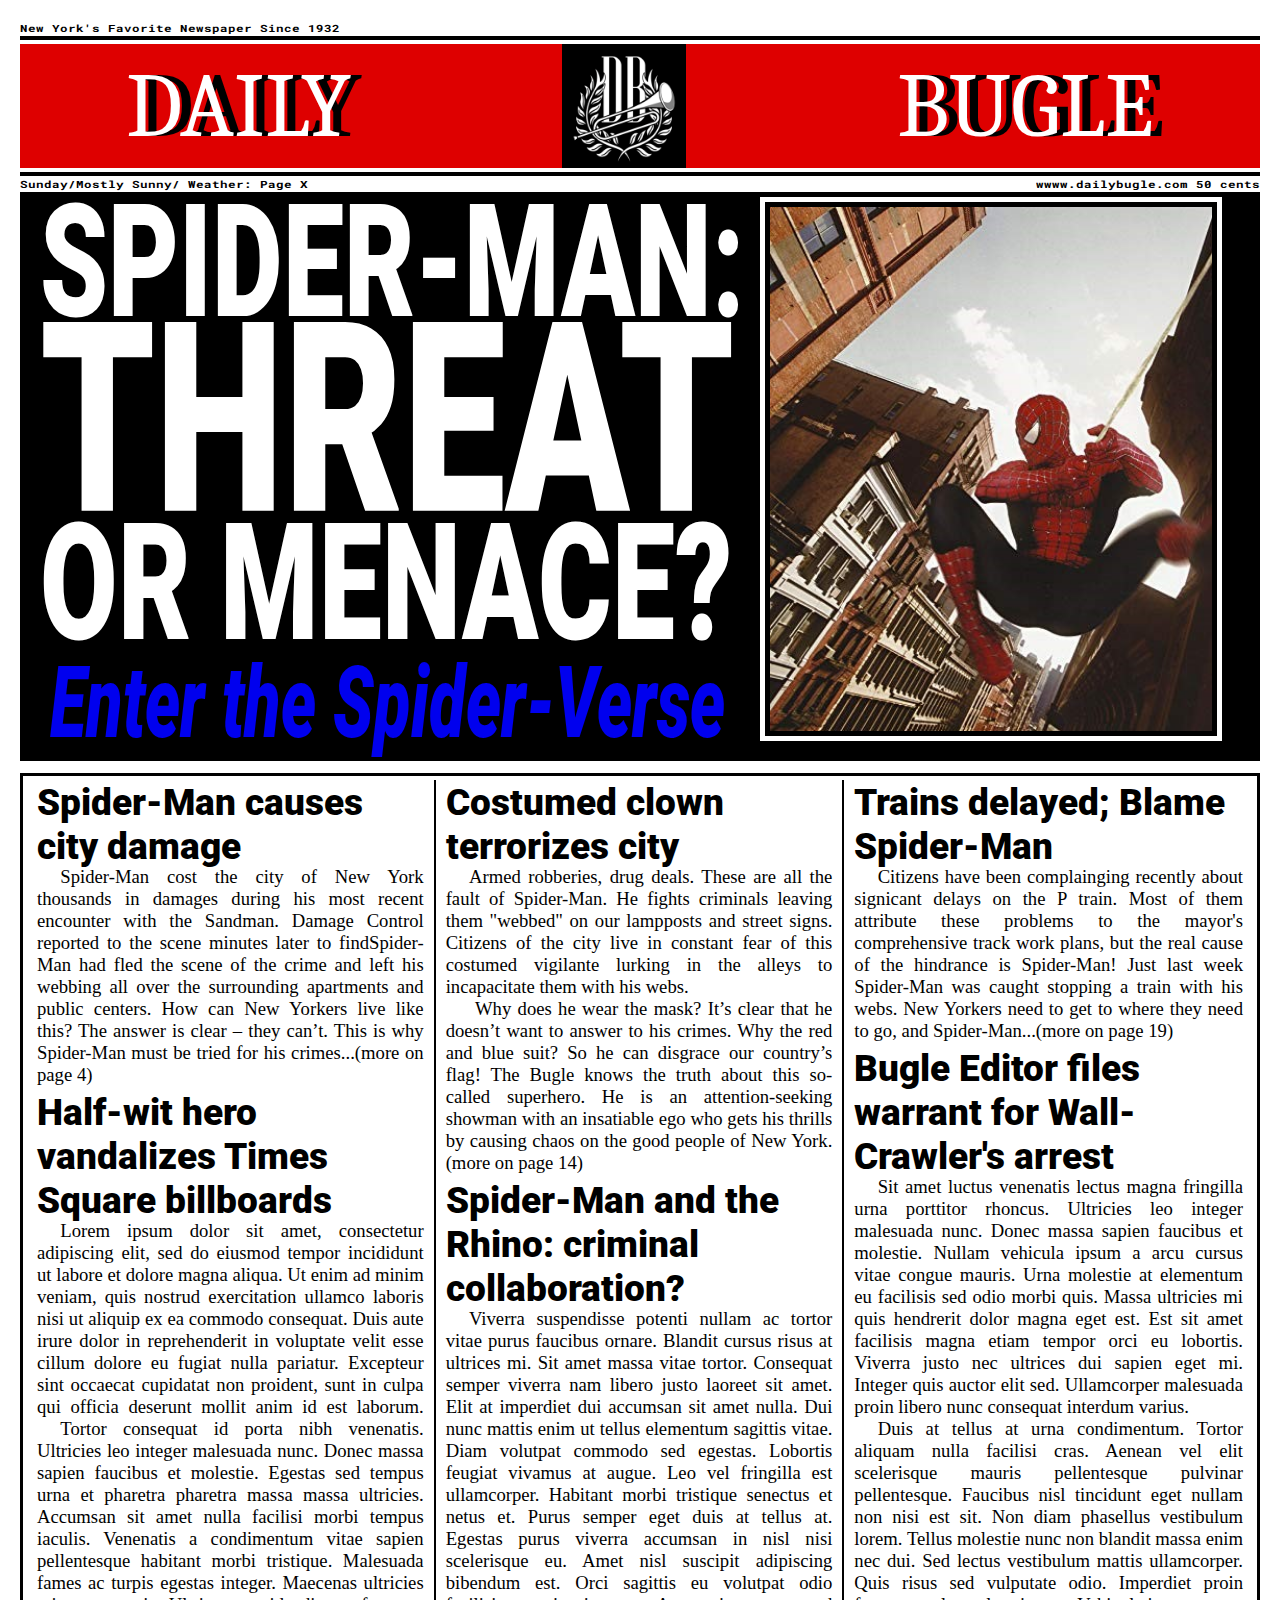
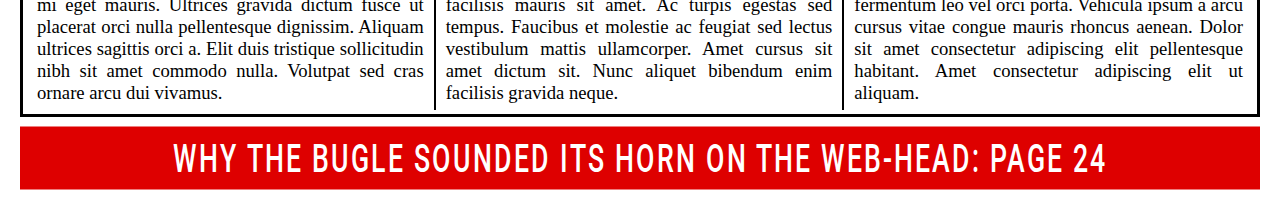
<file: index.html>
<!DOCTYPE html>
<html lang="en" dir="ltr">
  <head>
    <meta charset="utf-8">

    <link rel="stylesheet" href="style.css">

    <link href="https://fonts.googleapis.com/css?family=Caladea:700i&display=swap" rel="stylesheet">
    <link href="https://fonts.googleapis.com/css?family=Roboto+Mono:700&display=swap" rel="stylesheet">
    <link href="https://fonts.googleapis.com/css?family=Source+Code+Pro:900&display=swap" rel="stylesheet">
    <link href="https://fonts.googleapis.com/css?family=Roboto:300,400,500,900,900i&display=swap" rel="stylesheet">

    <title>Daily Bugle</title>

  </head>

  <body>

    <div class="slogan">
      <p>New York's Favorite Newspaper Since 1932</p>
    </div>

    <div class="borderDiv">
      <div class="headerThreeColumn">
        <p>DAILY</p>
        <img src="images/buglelogo.png" id="bugleIcon">
        <p>BUGLE</p>
      </div>
    </div>

    <div class="subHeader">
      <p id="date">Sunday/Mostly Sunny/ Weather: Page X</p>
      <p id="website">wwww.dailybugle.com 50 cents</p>
    </div>

<!-- ### CHRONOLOGICAL ORDER? ### -->
    <div class="headline">
      <div class="headlineText">
        <p id="line1">SPIDER-MAN:</p>
        <p id="line2">THREAT</p>
        <p id="line3">OR MENACE?</p>
        <a href="spiderverse.html" id="line4">Enter the Spider-Verse</a>
      </div>

        <img src="images/paper.jpg">

    </div>

    <div class="threeColumnNewspaper">


      <div class="firstColumn">
        <h2>Spider-Man causes city damage</h2>
        <div>
        <p><span style="color:white">__.</span>Spider-Man cost the city of New York thousands in damages during his most recent encounter with the Sandman.
        Damage Control reported to the scene minutes later to findSpider-Man had fled the scene of the crime and left his webbing all over the surrounding
        apartments and public centers. How can New Yorkers live like this? The answer is clear – they can’t. This is why Spider-Man must be tried for
         his crimes...(more on page 4)</p>
         <br>
         <h2>Half-wit hero vandalizes Times Square billboards</h2>
         <p><span style="color:white">__.</span>Lorem ipsum dolor sit amet, consectetur adipiscing elit, sed do eiusmod tempor incididunt ut labore et dolore magna aliqua. Ut enim ad minim veniam, quis nostrud exercitation ullamco laboris nisi ut aliquip ex ea commodo consequat. Duis aute irure dolor in reprehenderit in voluptate velit esse cillum dolore eu fugiat nulla pariatur. Excepteur sint occaecat cupidatat non proident, sunt in culpa qui officia deserunt mollit anim id est laborum.
         <span style="color:white">__.</span>Tortor consequat id porta nibh venenatis. Ultricies leo integer malesuada nunc. Donec massa sapien faucibus et molestie. Egestas sed tempus urna et pharetra pharetra massa massa ultricies. Accumsan sit amet nulla facilisi morbi tempus iaculis. Venenatis a condimentum vitae sapien pellentesque habitant morbi tristique. Malesuada fames ac turpis egestas integer. Maecenas ultricies mi eget mauris. Ultrices gravida dictum fusce ut placerat orci nulla pellentesque dignissim. Aliquam ultrices sagittis orci a. Elit duis tristique sollicitudin nibh sit amet commodo nulla. Volutpat sed cras ornare arcu dui vivamus.</p>
        </div>
      </div>


      <div class="secondColumn">
        <h2>Costumed clown terrorizes city</h2>
        <p><span style="color:white">__.</span>Armed robberies, drug deals. These are all the fault of Spider-Man. He fights criminals leaving them
        "webbed" on our lampposts and street signs. Citizens of the city live in constant fear of this costumed vigilante lurking in the alleys to incapacitate them with his webs.
        <br> <span style="color:white">__.</span> Why does he wear the mask? It’s clear that he doesn’t want to answer to his crimes. Why the red and blue suit? So he can disgrace our country’s flag!
        The Bugle knows the truth about this so-called superhero. He is an attention-seeking showman with an insatiable ego who gets his thrills by causing chaos on the good people of New York.
        (more on page 14)</p>
        <br>
        <h2>Spider-Man and the Rhino: criminal collaboration?</h2>
        <p><span style="color:white">__.</span>Viverra suspendisse potenti nullam ac tortor vitae purus faucibus ornare. Blandit cursus risus at ultrices mi. Sit amet massa vitae tortor. Consequat semper viverra nam libero justo laoreet sit amet. Elit at imperdiet dui accumsan sit amet nulla. Dui nunc mattis enim ut tellus elementum sagittis vitae. Diam volutpat commodo sed egestas. Lobortis feugiat vivamus at augue. Leo vel fringilla est ullamcorper. Habitant morbi tristique senectus et netus et. Purus semper eget duis at tellus at. Egestas purus viverra accumsan in nisl nisi scelerisque eu. Amet nisl suscipit adipiscing bibendum est. Orci sagittis eu volutpat odio facilisis mauris sit amet. Ac turpis egestas sed tempus. Faucibus et molestie ac feugiat sed lectus vestibulum mattis ullamcorper. Amet cursus sit amet dictum sit. Nunc aliquet bibendum enim facilisis gravida neque.</p>
      </div>


      <div class="thirdColumn">
        <h2>Trains delayed; Blame Spider-Man</h2>
        <p><span style="color:white">__.</span>Citizens have been complainging recently about signicant delays on the P train. Most of them attribute
        these problems to the mayor's comprehensive track work plans, but the real cause of the hindrance is Spider-Man! Just last week Spider-Man was caught
        stopping a train with his webs. New Yorkers need to get to where they need to go, and Spider-Man...(more on page 19)</p>
        <br>
        <h2>Bugle Editor files warrant for Wall-Crawler's arrest</h2>
        <p><span style="color:white">__.</span>Sit amet luctus venenatis lectus magna fringilla urna porttitor rhoncus. Ultricies leo integer malesuada nunc. Donec massa sapien faucibus et molestie. Nullam vehicula ipsum a arcu cursus vitae congue mauris. Urna molestie at elementum eu facilisis sed odio morbi quis. Massa ultricies mi quis hendrerit dolor magna eget est. Est sit amet facilisis magna etiam tempor orci eu lobortis. Viverra justo nec ultrices dui sapien eget mi. Integer quis auctor elit sed. Ullamcorper malesuada proin libero nunc consequat interdum varius.
        <br> <span style="color:white">__.</span>Duis at tellus at urna condimentum. Tortor aliquam nulla facilisi cras. Aenean vel elit scelerisque mauris pellentesque pulvinar pellentesque. Faucibus nisl tincidunt eget nullam non nisi est sit. Non diam phasellus vestibulum lorem. Tellus molestie nunc non blandit massa enim nec dui. Sed lectus vestibulum mattis ullamcorper. Quis risus sed vulputate odio. Imperdiet proin fermentum leo vel orci porta. Vehicula ipsum a arcu cursus vitae congue mauris rhoncus aenean. Dolor sit amet consectetur adipiscing elit pellentesque habitant. Amet consectetur adipiscing elit ut aliquam.</p>
      </div>

    </div>

  <div class="footer">
    <p>WHY THE BUGLE SOUNDED ITS HORN ON THE WEB-HEAD: PAGE 24</p>
  </div>




 





  </body>
</html>
</file>
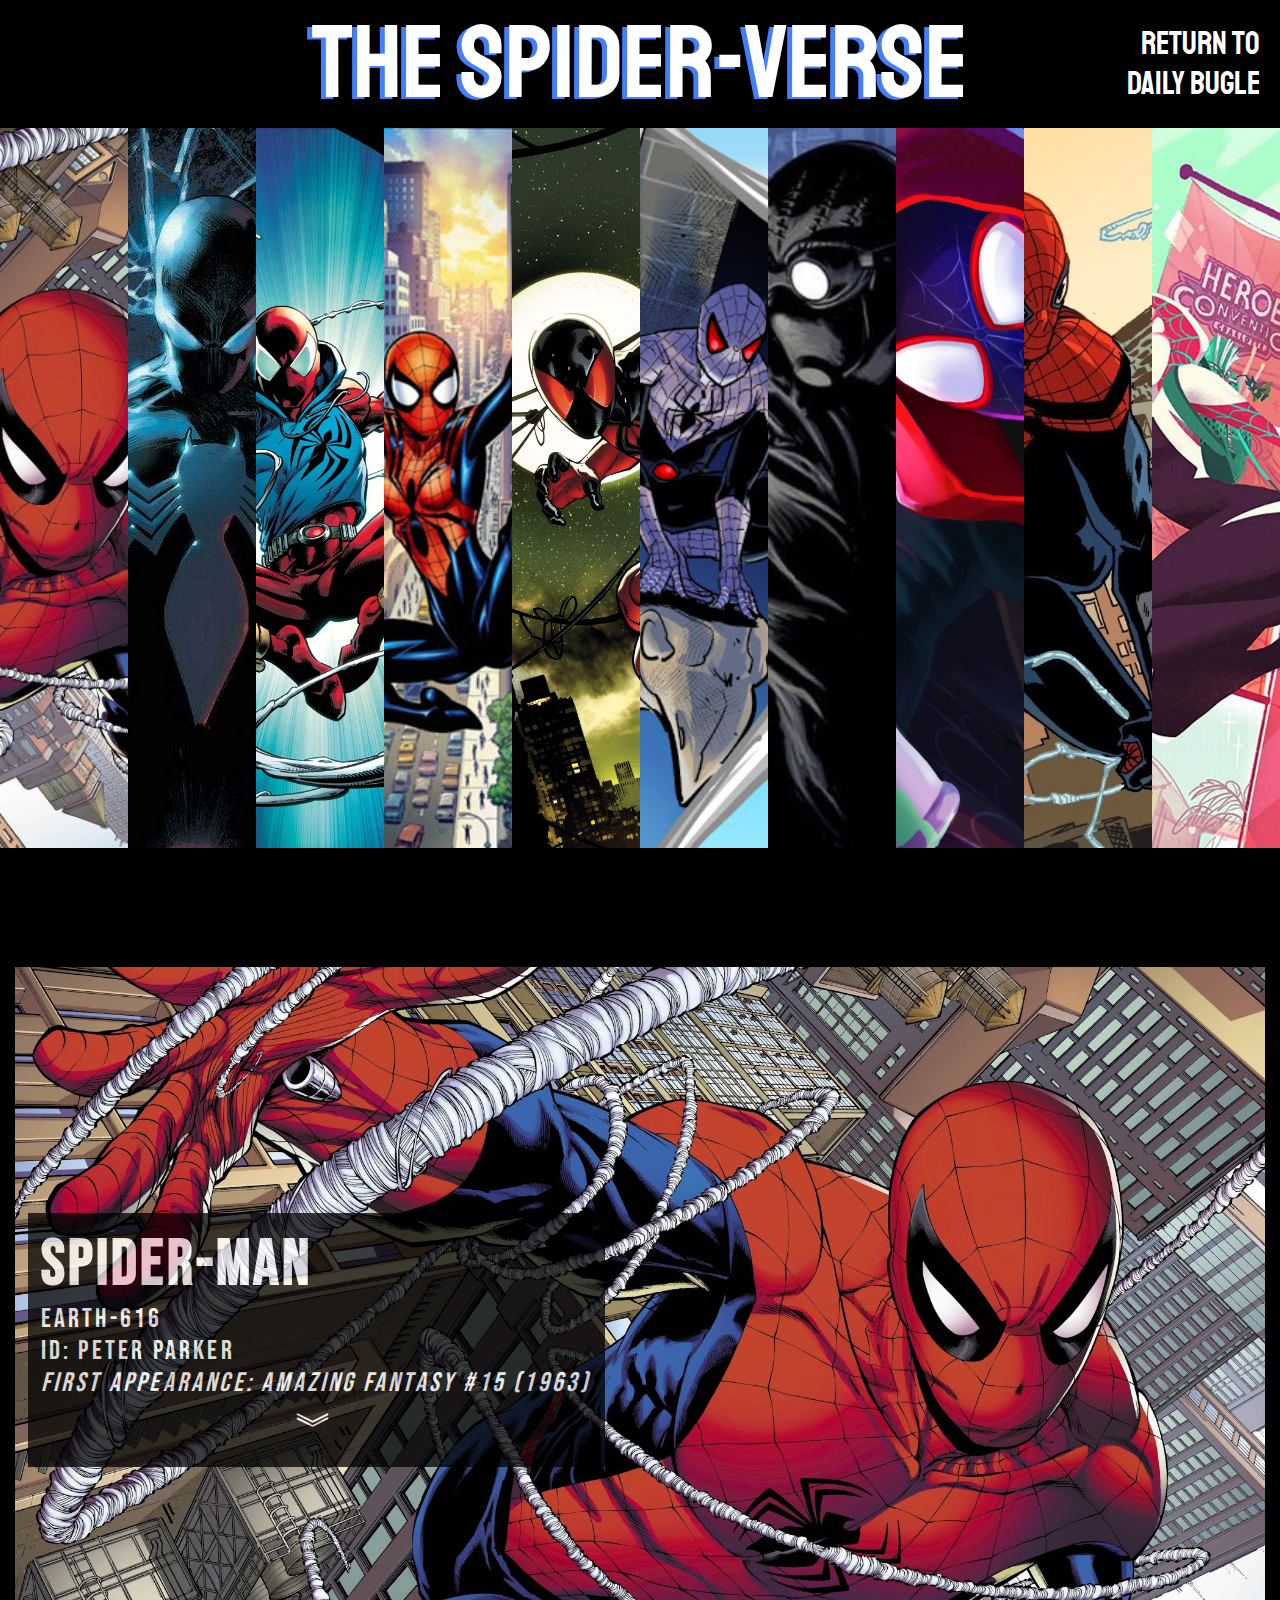
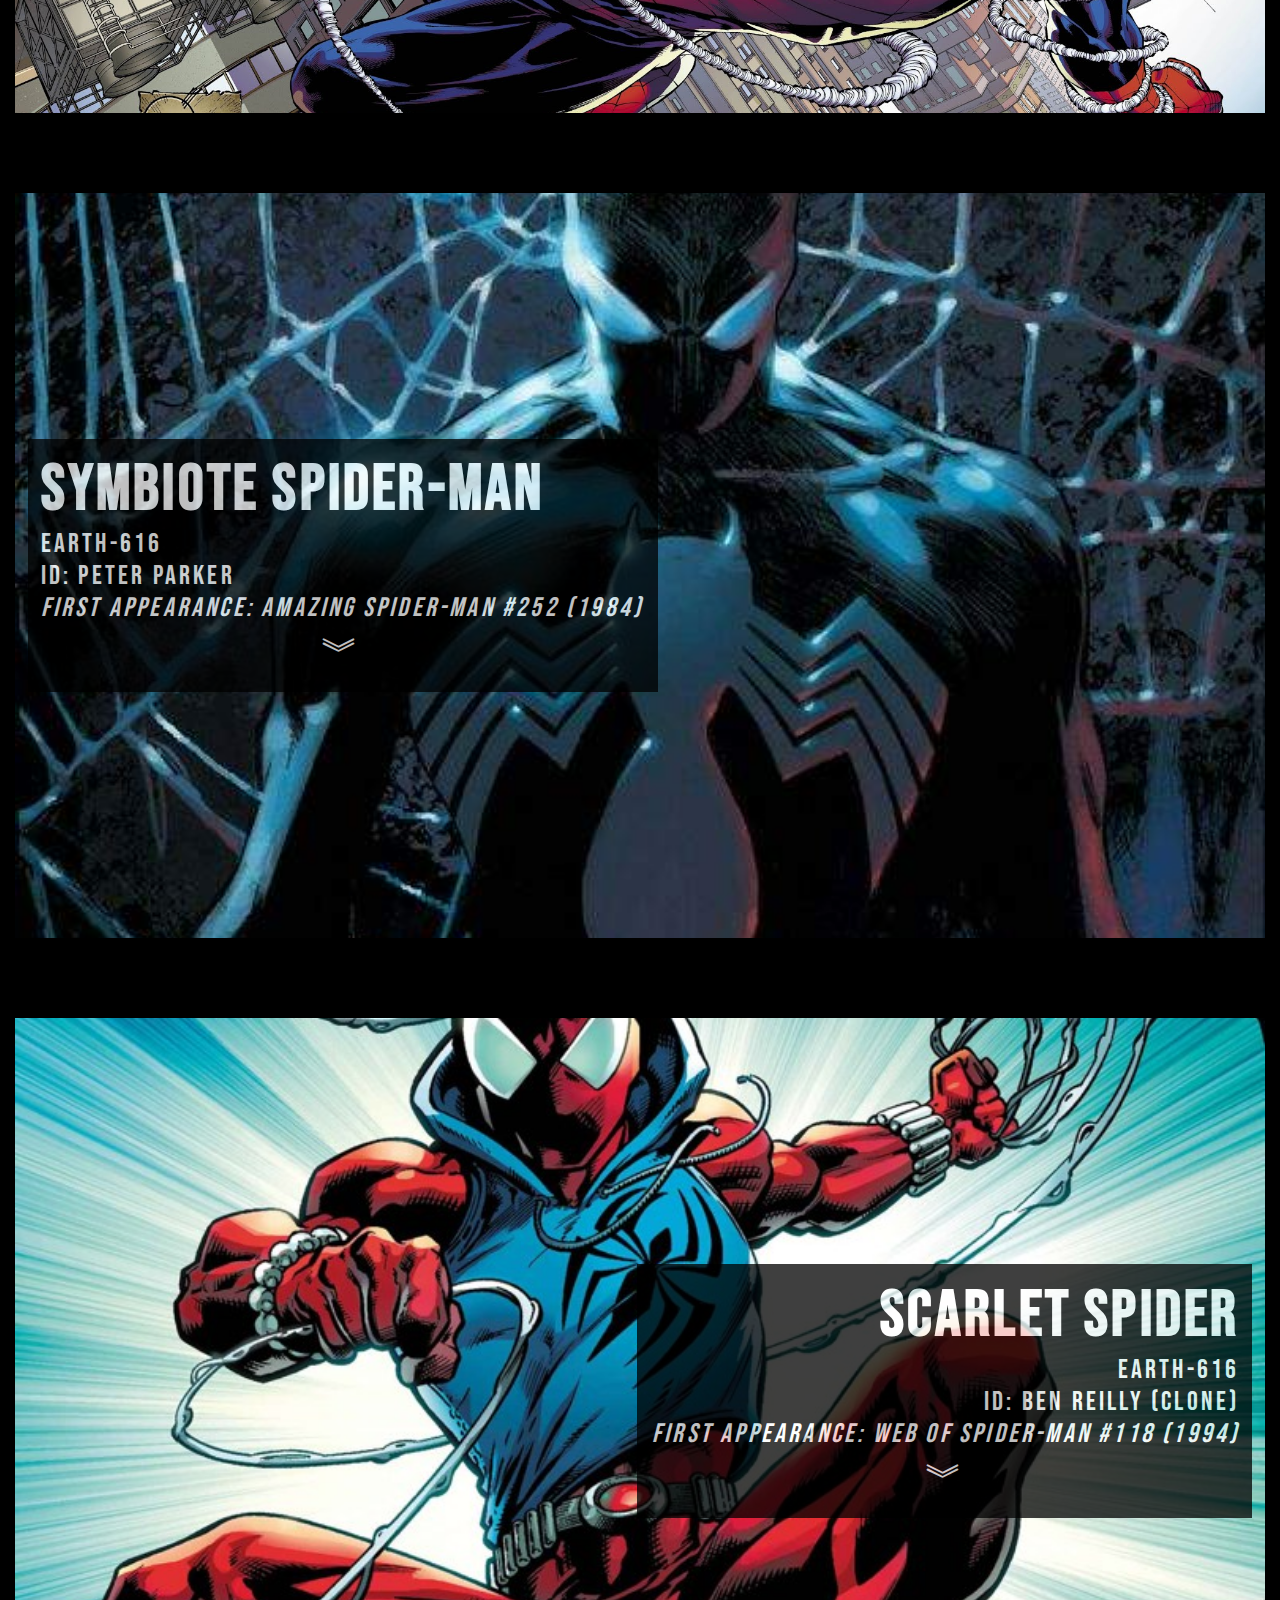
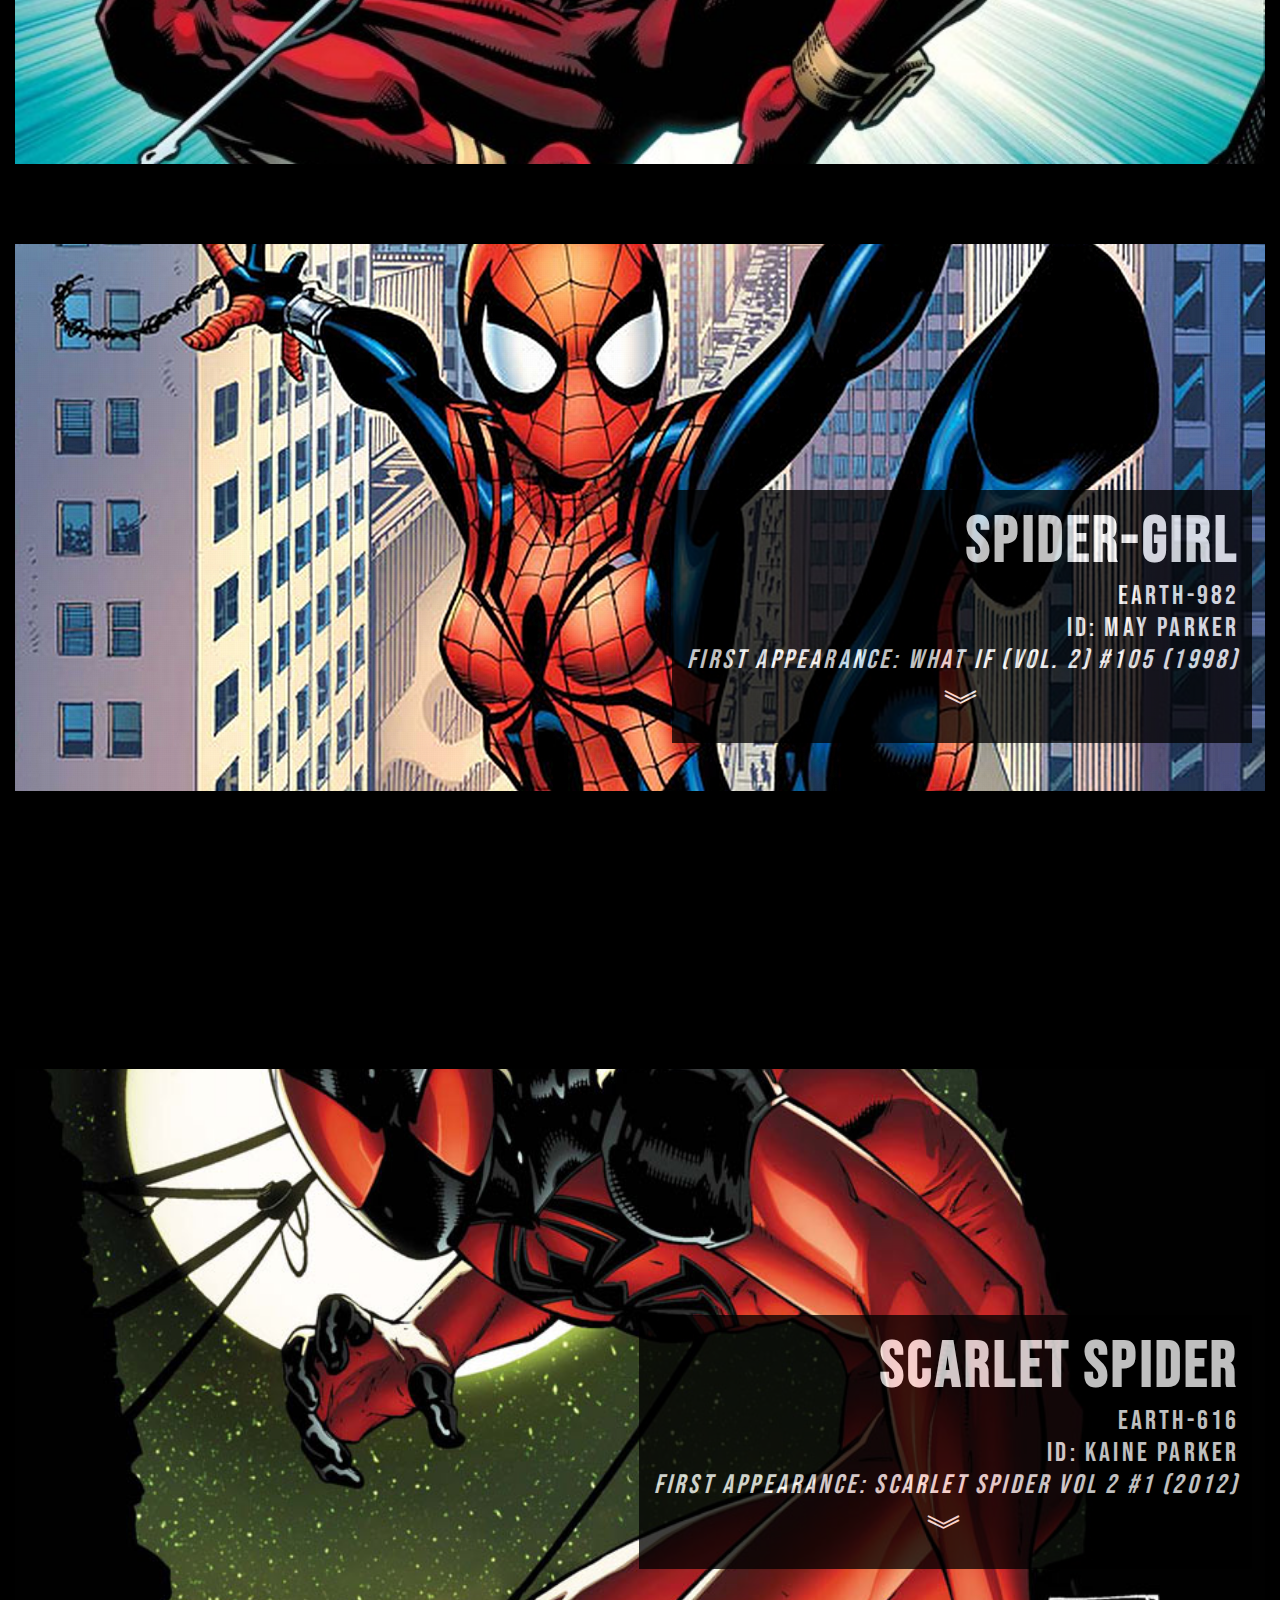
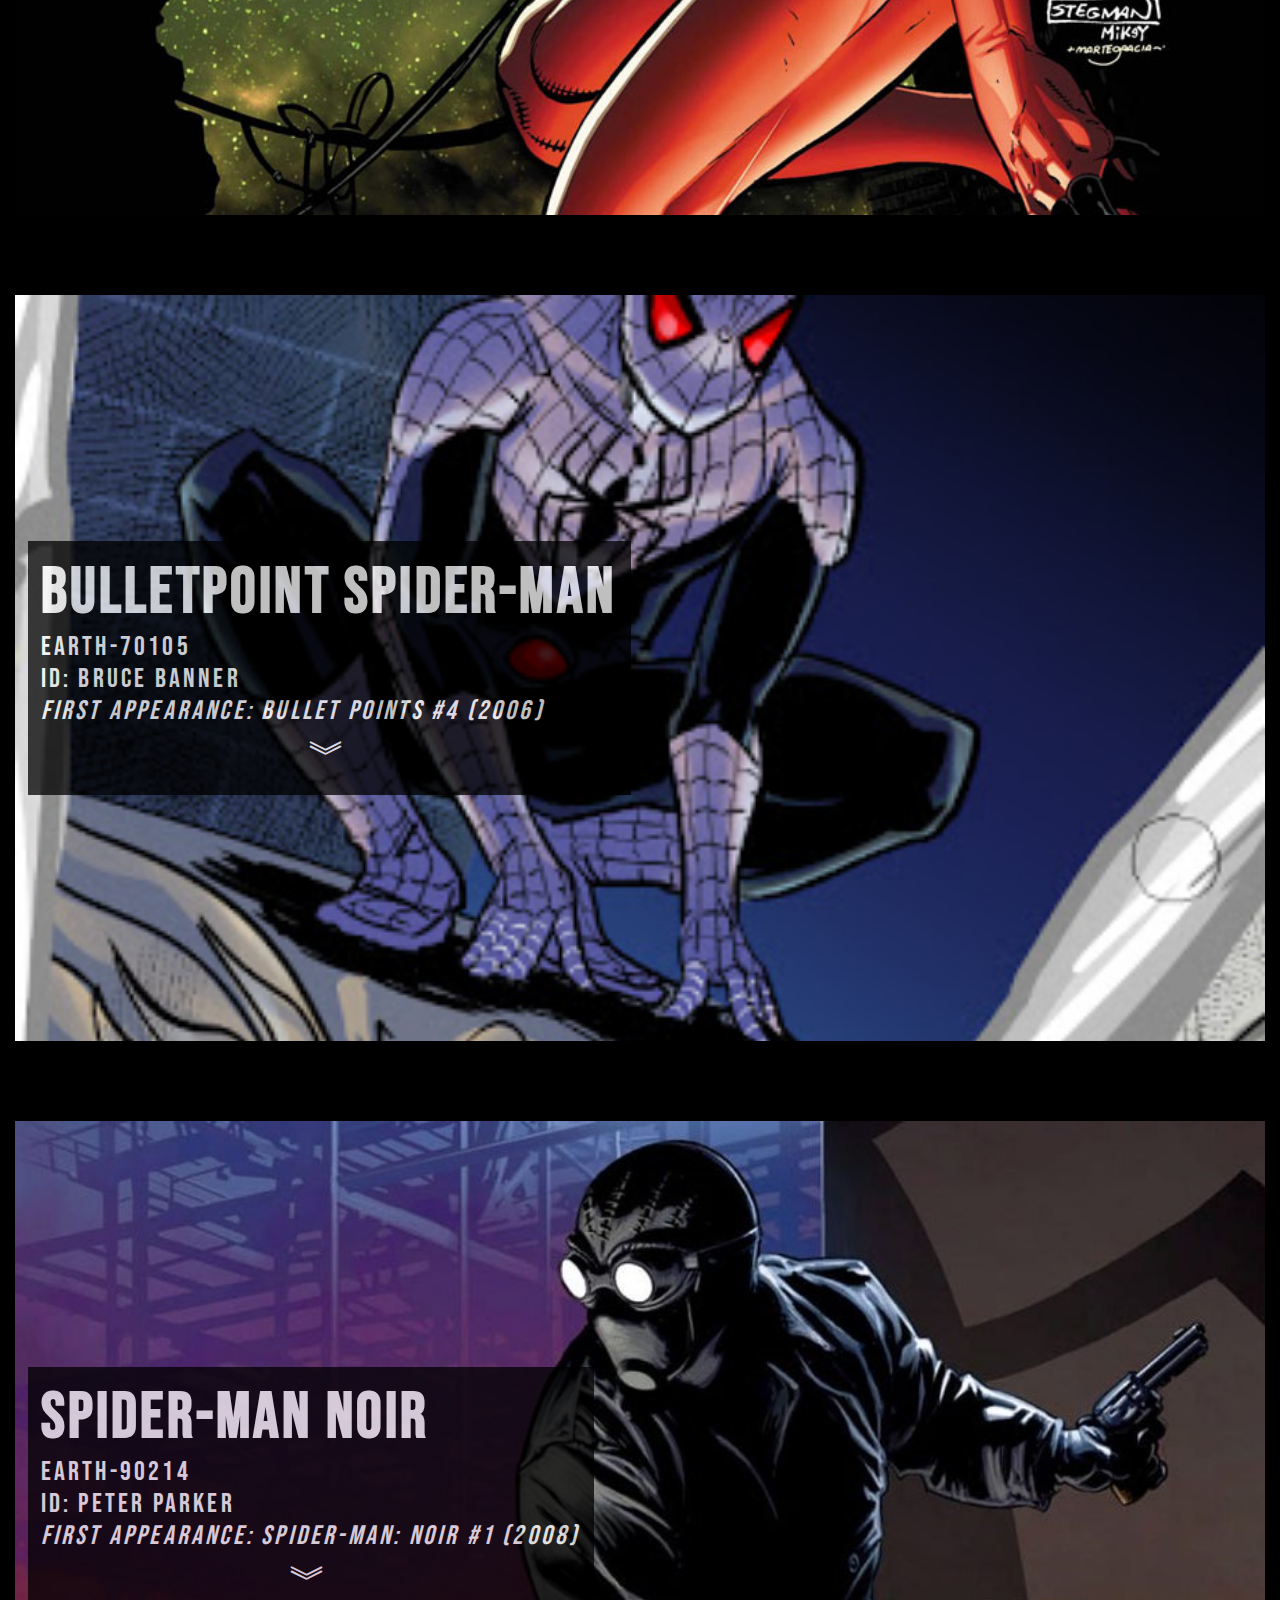
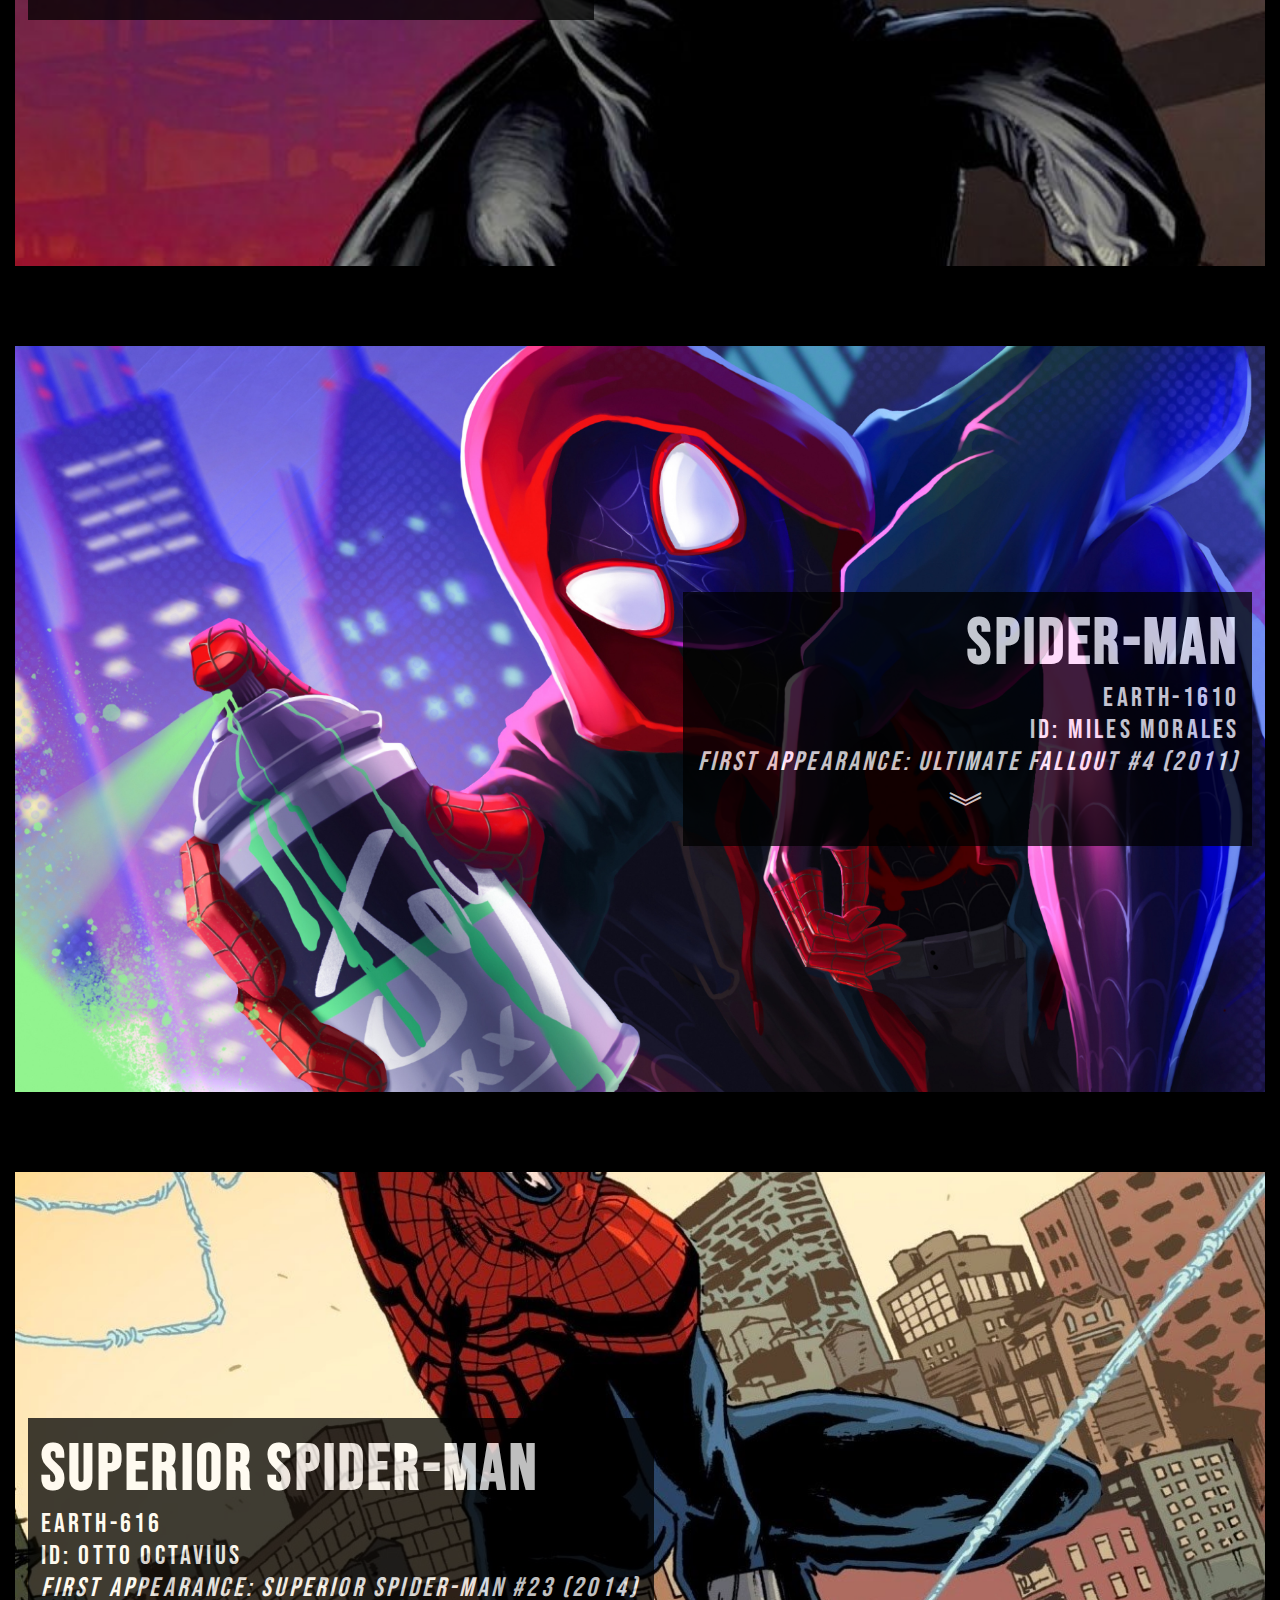
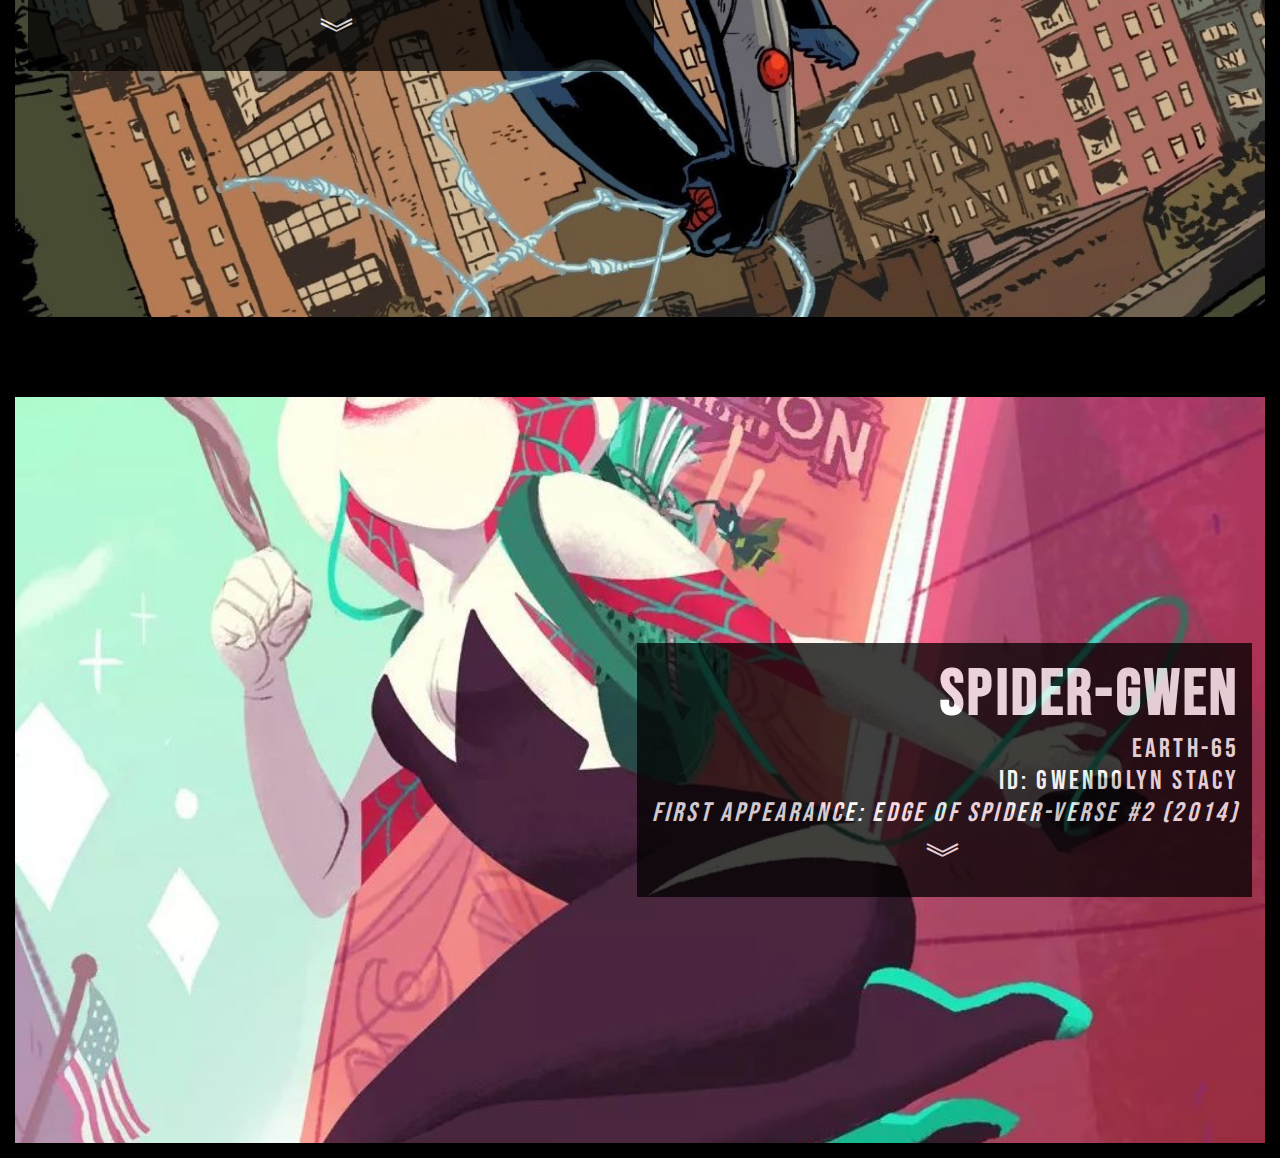
<file: spiderverse.html>
<!DOCTYPE html>
<html lang="en" dir="ltr">
  <head>
    <meta name="viewport" content="width=device-width, initial-scale=1" charset="utf-8">

    <link rel="stylesheet" href="spiderverse-style.css">
    <link rel="stylesheet" href="spider-rows-style.css">
    <link href="https://fonts.googleapis.com/css?family=Basic|Courier+Prime|Russo+One|Saira|Staatliches&display=swap" rel="stylesheet">
    <link href="https://fonts.googleapis.com/css?family=Basic|Bebas+Neue|Courier+Prime|Russo+One|Saira|Staatliches&display=swap" rel="stylesheet">
    <!-- font-family: 'Russo One', sans-serif;
    font-family: 'Basic', sans-serif;
    font-family: 'Saira', sans-serif;
    font-family: 'Courier Prime', monospace;
    font-family: 'Staatliches', cursive; -->


    <title>The Spider-Verse</title>
  </head>



  <body>

      <div class="header">
        <div class="title">The Spider-Verse</div>
        <div class="return-to-bugle">
          <a href="index.html">Return to <br> Daily Bugle</a>
        </div>
      </div>

    <div class="spider-panel">
      <a href="#original-spider"><img src="images/original.jpg" id="spider1"></a>
      <a href="#black-suit-spider"><img src="images/black-suit.jpg" id="spider2"></a>
      <a href="#ben-reilly-spider"><img src="images/ben-reilly.jpg" id="spider3"></a>
      <a href="#spider-girl-2"><img src="images/spider-girl.jpg" id="spider9"></a>
      <a href="#scarlet-spider"><img src="images/scarlet.jpg" id="spider5"></a>
      <a href="#bulletpoint-spider"><img src="images/bulletpoint.jpg" id="spider6"></a>
      <a href="#noir-spider"><img src="images/noir.jpg" id="spider4"></a>
      <a href="#morales-spider"><img src="images/morales.jpg" id="spider7"></a>
      <a href="#superior-spider"><img src="images/superior.jpg" id="spider10"></a>
      <a href="#spider-g"><img src="images/spiderg.jpg" id="spider8"></a>
    </div>




<div class="spider-full-body">

  <a name="original-spider">
    <div id="spider-row-1">
      <div class="spider-boxB">
          <div class="spider-text-boxB">
            <h2>Spider-Man</h2>
            <p>Earth-616</p>
            <p>ID: Peter Parker</p>
            <p class="comic-title">First Appearance: Amazing Fantasy #15 (1963)</p>

            <button type="button" class="collapsible">︾</button>
            <div class="content">
              <img src="images/fantasy15.png">
            </div>

          </div>
      </div>
    </div>
  </a>

  <a name="black-suit-spider">
    <div id="spider-row-2">
      <div class="spider-boxB">
          <div class="spider-text-boxB">
            <h2>Symbiote Spider-Man</h2>
            <p>Earth-616</p>
            <p>ID: Peter Parker</p>
            <p class="comic-title">First Appearance: Amazing Spider-Man #252 (1984)</p>

            <button type="button" class="collapsible">︾</button>
            <div class="content">
              <img src="images/amazing252.jpg">
            </div>

          </div>
      </div>
    </div>
  </a>



  <a name="ben-reilly-spider">
    <div id="spider-row-3">
      <div class="spider-boxA">
          <div class="spider-text-boxA">
            <h2>Scarlet Spider</h2>
            <p>Earth-616</p>
            <p>ID: Ben Reilly (Clone)</p>
            <p class="comic-title">First Appearance: Web of Spider-Man #118 (1994)</p>

            <button type="button" class="collapsible">︾</button>
            <div class="content">
              <img src="images/web118.jpg">
            </div>

          </div>
      </div>
    </div>
  </a>


  <a name="spider-girl-2">
    <div id="spider-row-9">
      <div class="spider-boxA">
          <div class="spider-text-boxA">
            <h2>Spider-Girl</h2>
            <p>Earth-982</p>
            <p>ID: May Parker</p>
            <p class="comic-title">First Appearance: What If (Vol. 2) #105 (1998)</p>

            <button type="button" class="collapsible">︾</button>
            <div class="content">
              <img src="images/whatif105.jpg">
            </div>

          </div>
      </div>
    </div>
  </a>


  <a name="scarlet-spider">
    <div id="spider-row-5">
      <div class="spider-boxA">
          <div class="spider-text-boxA">
            <h2>Scarlet Spider</h2>
            <p>Earth-616</p>
            <p>ID: Kaine Parker</p>
            <p class="comic-title">First Appearance: Scarlet Spider Vol 2 #1 (2012)</p>

            <button type="button" class="collapsible">︾</button>
            <div class="content">
              <img src="images/scarlet1.jpg">
            </div>

          </div>
      </div>
    </div>
  </a>


  <a name="bulletpoint-spider">
    <div id="spider-row-6">
      <div class="spider-boxB">
          <div class="spider-text-boxB">
            <h2>Bulletpoint Spider-Man</h2>
            <p>Earth-70105</p>
            <p>ID: Bruce Banner</p>
            <p class="comic-title">First Appearance: Bullet Points #4 (2006)</p>

            <button type="button" class="collapsible">︾</button>
            <div class="content">
              <img src="images/bpoints4.jpg">
            </div>

          </div>
      </div>
    </div>
  </a>



  <a name="noir-spider">
    <div id="spider-row-4">
      <div class="spider-boxB">
          <div class="spider-text-boxB">
            <h2>Spider-Man Noir</h2>
            <p>Earth-90214</p>
            <p>ID: Peter Parker</p>
            <p class="comic-title">First Appearance: Spider-Man: Noir #1 (2008)</p>

            <button type="button" class="collapsible">︾</button>
            <div class="content">
              <img src="images/noir1.jpg">
            </div>

          </div>
      </div>
    </div>
  </a>


  <a name="morales-spider">
    <div id="spider-row-7">
      <div class="spider-boxA">
          <div class="spider-text-boxA">
            <h2>Spider-Man</h2>
            <p>Earth-1610</p>
            <p>ID: Miles Morales</p>
            <p class="comic-title">First Appearance: Ultimate Fallout #4 (2011)</p>

            <button type="button" class="collapsible">︾</button>
            <div class="content">
              <img src="images/fallout4.jpg">
            </div>

          </div>
      </div>
    </div>
  </a>


  <a name="superior-spider">
    <div id="spider-row-10">
      <div class="spider-boxB">
          <div class="spider-text-boxB">
            <h2>Superior Spider-Man</h2>
            <p>Earth-616</p>
            <p>ID: Otto Octavius</p>
            <p class="comic-title">First Appearance: Superior Spider-Man #23 (2014)</p>

            <button type="button" class="collapsible">︾</button>
            <div class="content">
              <img src="images/superior23.jpg">
            </div>

          </div>
      </div>
    </div>
  </a>


  <a name="spider-g">
    <div id="spider-row-8">
      <div class="spider-boxA">
          <div class="spider-text-boxA">
            <h2>Spider-Gwen</h2>
            <p>Earth-65</p>
            <p>ID: Gwendolyn Stacy</p>
            <p class="comic-title">First Appearance: Edge of Spider-Verse #2 (2014)</p>

            <button type="button" class="collapsible">︾</button>
            <div class="content">
              <img src="images/edgeof2.jpg">
            </div>

          </div>
      </div>
    </div>
  </a>


</div>


<script>
  var coll = document.getElementsByClassName("collapsible");
  var i;

  for (i = 0; i < coll.length; i++) {
    coll[i].addEventListener("click", function() {
      this.classList.toggle("active");
      var content = this.nextElementSibling;
      if (content.style.display === "block") {
        content.style.display = "none";
      } else {
        content.style.display = "block";
      }
    });
  }
</script>

<!-- Work Cited: https://www.w3schools.com/howto/tryit.asp?filename=tryhow_js_collapsible -->






  </body>
</html>
</file>
<file: style.css>
* {
  margin: 0px;
  padding: 0px;
}

body, html {
  margin: 0px;
  padding: 0px;
}

body {
  background-color: white;
  /* background-image: url(images/beige-paper.png); */
  /* background-repeat: repeat; */
  padding: 20px;
  /* margin: 0px; */
}

#date, #website, .slogan {
  font-weight: bold;
  font-family: 'Roboto Mono', monospace;
  transform: scale(1,.8);
  font-size: 1vw;
}

.slogan{

}

.borderDiv {
  border-top: solid black 4px;
  border-bottom: solid black 4px;
}

.headerThreeColumn {
  display: flex;
  flex-direction: row;
  justify-content: space-around;
  text-align: center;
  background-color: #de0000;
  border-top: solid white 4px;
  border-bottom: solid white 4px;
  color: white;
  font-family: 'Caladea', serif;
  text-shadow: 11px 0px black;
  font-size: 7vw;
  align-items: center;

}

.headerThreeColumn img {
  width: 10%;
}

.headerThreeColumn p {
  color: white;
}

#bugleIcon {
  background-color: black;
  align-self: center;
  grid-column: 4;
}

.subHeader {
  display: flex;
  flex-direction: row;
  justify-content: space-between;
}

#date {
  justify-content: flex-start;
}
#website {
  justify-content: flex-end;
}

.headline {
  display: grid;
  grid-template: 1fr / 60% 40%;
  padding-top: 5px;
  padding-left: 20px;
  padding-right: 20px;
  padding-bottom: 20px;
  background-color: black;
}

.headlineText {
  display: grid;
  grid-template-columns: 1fr;
  grid-template-rows: 20% 40% 30% 10%;
  /* font-family: 'Source Code Pro', monospace; */
  font-family: 'Roboto', sans-serif;
  font-weight: 900;
}

.headline img {
  grid-column: 2;
  align-self: center;
  width: 92%;
  border: solid white 5px;
  padding: 5px;
}

#line1, #line2, #line3 {
  color: white;
  transform: scale(1, 1.45);
  font-weight: 900;
}

#line1 {
  padding-top: 15px;
  grid-column: 1;
  grid-row: 1;
  align-self: center;
  font-size: 8.5vw;
}
#line2 {
  padding-top: 5px;
  grid-column: 1;
  grid-row: 2;
  font-size: 14.3vw;
}
#line3 {
  grid-column: 1;
  grid-row: 3;
  font-size: 8.8vw;
}
#line4 {
  padding-left: 10px;
  line-height: 40px;
  font-weight: 900;
  grid-column: 1;
  grid-row: 4;
  font-size: 5.2vw;
  text-decoration: none;
  transform: scale(1, 1.5);
  font-style: italic;
}

#line4 a:link, a:visited {
  color: white;
}
#line4 a:link, a:hover {
  color: red;
  animation:;
}

@keyframes blinkingText {
    /* 0%{     color: #fff;    }
   49%{    color: #fff; } */
   50%{    color: transparent; }
   /* 50%{    color: grey; } */
   /* 99%{    color: transparent;  }
   100%{   color: #fff;    } */
  }

  #line4 {
    animation: blinkingText 6s infinite;
  }




.threeColumnNewspaper {
  margin-top: 12px;
  /* margin-left: 10px; */
  /* margin-right: 10px; */
  border: solid black 3px;
  padding: 4px;

  display: grid;
  grid-template-columns: 1fr 1fr 1fr;
  grid-template-rows: 1fr;
  /* grid-column-gap: 15px; */

  text-align: justify;
}

.threeColumnNewspaper h2 {
  font-family: 'Roboto', sans-serif;
  font-weight: 900;
  transform: scale(1,1);
  line-height: auto;
  text-align: left;
  font-size: 28pt;
  margin-top: -10px;
}

#h2 {
  line
}

.threeColumnNewspaper p {
  margin-top: 25px;
  font-size: 14pt;
  margin-top: -2px;
  margin-bottom: -4px;
}

.firstColumn {
  border-right: solid black 2px;
  padding: 10px;
}

.secondColumn {
  padding: 10px;
  border-right: solid black 2px;
}

.thirdColumn {
  padding: 10px;

}

.space {
  color: white;
}


.footer {
  margin-top: 20px;
  text-align: center;
  font-family: 'Roboto', sans-serif;
  color: white;
  background-color: #de0000;
  transform: scale(1,1.5);
  font-size: 20pt;
  padding: 5px;
  font-weight: 500;
  letter-spacing: 2px;
}
</file>
<file: spiderverse-style.css>
* {
  margin: 0px;
  padding: 0px;
}

html {
  scroll-behavior: smooth;
}

body, html {
  margin: 0px;
  padding: 0px;
}

body {
  background-color: black;
}

.header {
  display: grid;
  grid-template-columns: 15% 70% 15%;
  grid-template-rows: auto;
}

.title {
  padding: 0;
  margin: 0;
  grid-column: 2;
  color: white;
  font-family: 'Staatliches', cursive;
  text-align: center;
  text-shadow: -5px 2px #427eff;
  font-size: 8vw;
}

.return-to-bugle {
  margin-right: 20px;
  grid-column:3;
  font-size: 2.5vw;
  color: white;
  align-self: center;
  text-align: right;
  font-family: 'Staatliches', cursive;
}

.return-to-bugle a {
  text-decoration: none;
}
.return-to-bugle a:hover {
  color: #427eff;
}
.return-to-bugle a:link, a:visited {
  color: white;
}

.spider-panel {
  display: grid;
  grid-template-columns: 10% 10% 10% 10% 10% 10% 10% 10% 10% 10%;
  grid-template-rows: 1fr;
  /* grid-column-gap: 2px; */
}

.spider-panel a > img {
  box-sizing: block;
  display:inline-grid;
  repeat: no-repeat;
  object-fit: cover;
  justify-content: center;
  align-self: center;
  width: 10vw;
  height: 80vh;
}

.spider-panel > a:hover {
  border: solid cyan 2px;
}

#spider1 {
  grid-column: 1;
}
#spider2 {
  grid-column: 2;
  object-fit: none;
}
#spider3 {
  grid-column: 3;
}
#spider4 {
  grid-column: 4;
  object-fit: cover;
}
#spider5 {
  grid-column: 5;
  object-fit: cover;
}
#spider6 {
  grid-column: 6;
  object-fit: cover;
}
#spider7 {
  grid-column: 7;
  object-fit: cover;
}
#spider8 {
  grid-column: 8;
  object-fit: cover;
}
#spider9 {
  grid-column: 9;
  object-fit: cover;
}
#spider10 {
  grid-column: 10;
  object-fit: cover;
}

/* SPIDER PANEL END */
</file>
<file: spider-rows-style.css>
.spider-full-body {
  margin-top: 100px;
  display: grid;
  grid-template-columns: 1fr;
  grid-template-rows: 1fr 1fr 1fr 1fr 1fr 1fr 1fr 1fr 1fr 1fr ;
  grid-row-gap: 50px;
}

.spider-full-body a > div {
  background-repeat: no-repeat;
  box-sizing: border-box;
  display: block;
  object-fit:;
  justify-content: center;
  align-self: center;
  background-position: center;
  background-size: cover;
  background-repeat: no-repeat;
  margin: 15px;
  font-family: 'Bebas Neue', cursive;
  font-size: 32pt;
  letter-spacing: .25vw;
  color: white;
}

.spider-full-body {
  background-repeat: no-repeat;
}
.spider-full-body p {
  font-size: 20pt;
}
.comic-title {
  font-style: italic;
}

#spider-row-1 {
  background-image: url(images/original-full.jpg);
  background-repeat: no-repeat;
  background-position: right;
  margin: 15px;
  font-family: 'Bebas Neue', cursive;
  font-size: 32pt;
  letter-spacing: .25vw;
}
#spider-row-1 img {
  width: 40%;
  justify-content: center;
}

#spider-row-2 {
  background-image: url(images/black-suit.jpg);
  background-position: center -70vh;
}
#spider-row-2 img {
  width: 30%;
}

#spider-row-3 {
  background-image: url(images/ben-reilly.jpg);
  background-position: center -65vh;
}
#spider-row-3 img {
  width: 40%;
}

#spider-row-4 {
  background-image: url(images/noir-full.jpg);
}
#spider-row-4 img {
  width: 30%;
}

#spider-row-5 {
  background-image: url(images/scarlet-full.jpg);
  background-position: center -70vh;
}
#spider-row-5 img {

}

#spider-row-6 {
  background-image: url(images/bulletpoint.jpg);
  background-position: center -60vh;
}
#spider-row-6 img {
  width: 40%;
}

#spider-row-7 {
  background-image: url(images/morales.jpg);
}
#spider-row-7 img {
  width: 60%;
}

#spider-row-8 {
  background-image: url(images/spiderg-full.jpg);
  background-position: center -60vh;
}
#spider-row-8 img {
  width: 30%;
}

#spider-row-9 {
  background-image: url(images/spider-girl-3.jpg);
  background-position: center -22vh;
}
#spider-row-9 img {
  width: 40%;
}

#spider-row-10 {
  background-image: url(images/superior.jpg);
  background-position: center -27vh
}
#spider-row-10 img {
  width: 30%;
}


.spider-boxA {
  display: flex;
  justify-content: flex-end;
  padding: 1vw;
  height: 80vh;
  background-size:cover;
  background-position: center;
  background-repeat: no-repeat;
}

.spider-text-boxA {
  display: flex;
  flex-direction: column;
  align-self: center;
  padding: 1vw;
  /* width: 40vw; */
  text-align: right;
  background-color: black;
  opacity: .75;
  color: white;
  padding-left: 15px;
}

.spider-boxB {
  display: flex;
  justify-content: flex-start;
  padding: 1vw;
  height: 80vh;
  background-size:cover;
  background-position: center;
  background-repeat: no-repeat;
}

.spider-text-boxB {
  display: flex;
  flex-direction: column;
  align-self: center;
  padding: 1vw;
  /* width: 40vw; */
  text-align: left;
  background-color: black;
  opacity: .75;
  color: white;
  padding-right: 15px;
}



.collapsible {
  font-family: 'Bebas Neue', cursive;
  font-size: 3vw;
  letter-spacing: .25vw;
  color: white;
  background-color: black;
  cursor: pointer;
  /* width: 40vw; */
  border: solid black 2px;
  text-align: center;
  outline: none;
  /* margin-bottom: -5px; */
  /* align-self: center; */
}

.collapsible:hover {
  background-color: black;
  border: solid grey 2px;
  /* text-align: right; */

}

.active {
  background-color: black;
  /* text-align: right; */

  /* border: solid grey 2px; */
}

.content {
  /* padding: 0 18px; */
  display: none;
  overflow: hidden;
  background-color: black;
  color: white;
  opacity: 1;
}

.content img {
  display: flex;
  object-fit: contain;
  width: 20%;
  margin: 0;
  padding: 0;
  justify-content: center;
}

/* Work Cited: https://www.w3schools.com/howto/tryit.asp?filename=tryhow_js_collapsible */
</file>
